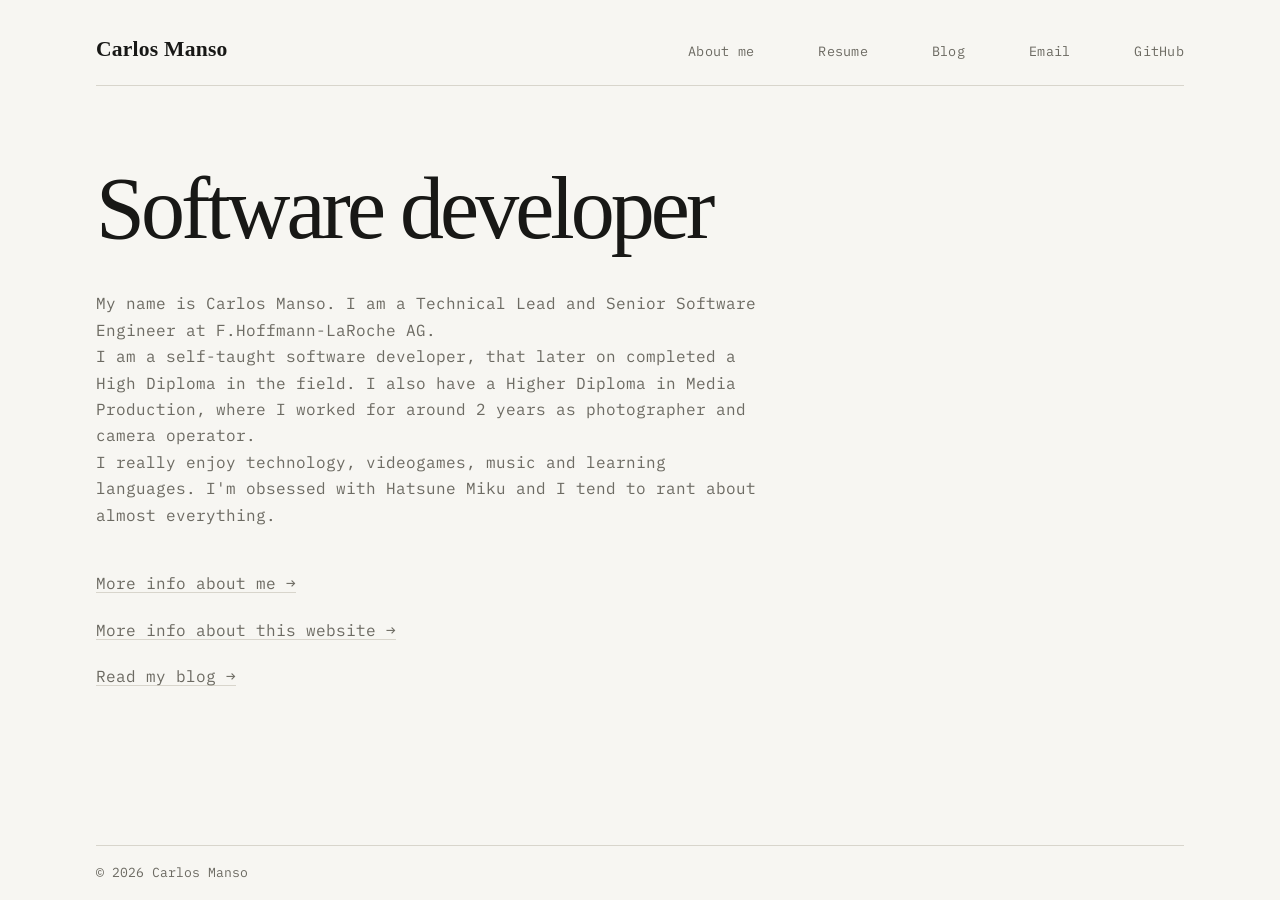
<file: index.html>
<!doctype html>
<html lang="en">
  <head>
    <meta charset="utf-8" />
    <meta name="viewport" content="width=device-width, initial-scale=1" />
    <meta name="description" content="I complain a lot." />
    <title>Carlos Manso</title>
    <link rel="stylesheet" href="/assets/css/main.css" />
  </head>

  <body class="pw-home">
    <header class="pw-header pw-shell">
      <a class="pw-name" href="/">Carlos Manso</a>
      <nav class="pw-nav">
        <ul>
          <li><a href="/about/">About me</a></li>
          <li><a href="/resume/">Resume</a></li>
          <li><a href="/blog/">Blog</a></li>
          <li><a href="mailto:carlosmgov7k@gmail.com">Email</a></li>
          <li><a href="https://github.com/CMGSK">GitHub</a></li>
        </ul>
      </nav>
    </header>

    <main id="content" class="pw-shell">
      <section class="cm-intro">
        <div>
          <h1 id="cm-intro-title">Software developer</h1>
        </div>
        <div class="cm-intro-copy">
          <p>
            My name is Carlos Manso. I am a Technical Lead and Senior Software Engineer at
            F.Hoffmann-LaRoche AG.
            <br />
            I am a self-taught software developer, that later on completed a High Diploma in the
            field. I also have a Higher Diploma in Media Production, where I worked for around 2
            years as photographer and camera operator.
            <br />
            I really enjoy technology, videogames, music and learning languages. I'm obsessed with
            Hatsune Miku and I tend to rant about almost everything.
          </p>
          <br />
          <div class="cm-intro-links">
            <a href="/about/">More info about me →</a>
            <a href="/blog/why-html/">More info about this website →</a>
            <a href="/blog/">Read my blog →</a>
          </div>
        </div>
      </section>
    </main>

    <footer class="pw-footer pw-shell">
      <p>© 2026 Carlos Manso</p>
    </footer>
  </body>
</html>
</file>
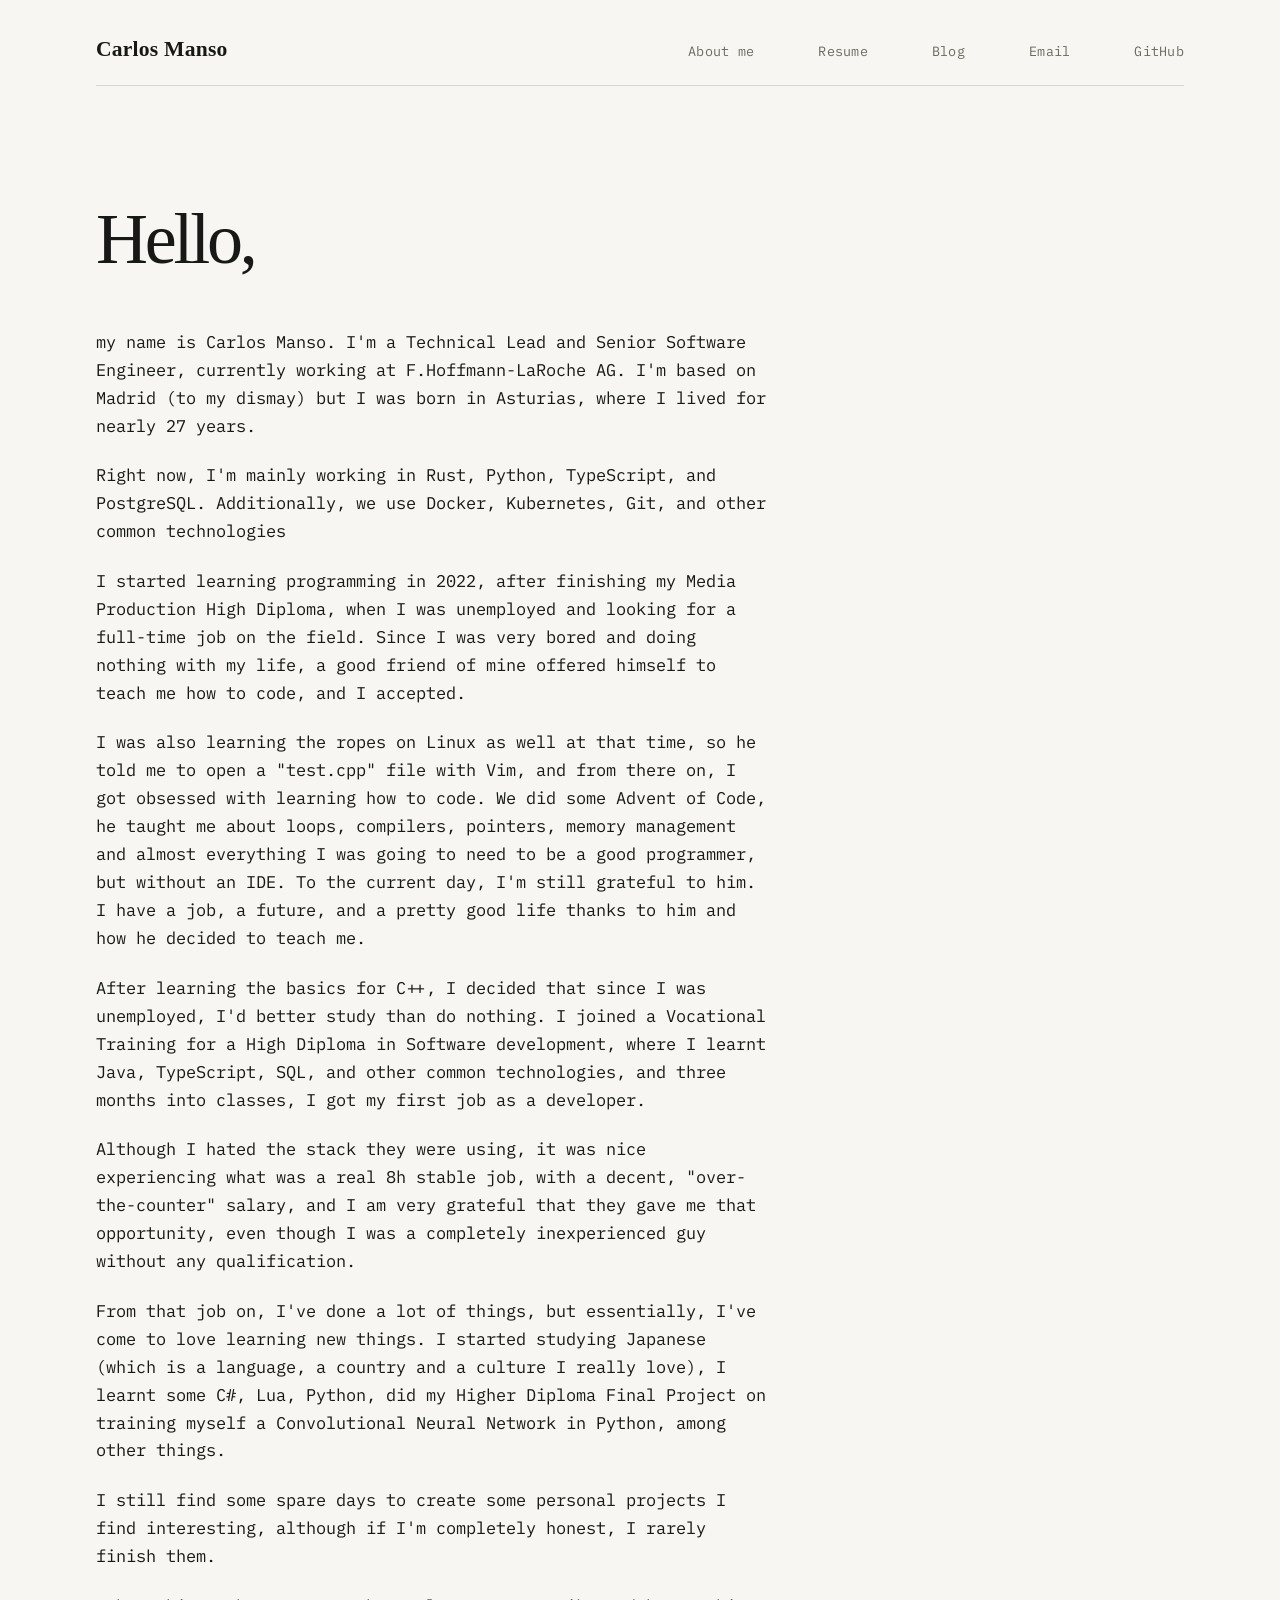
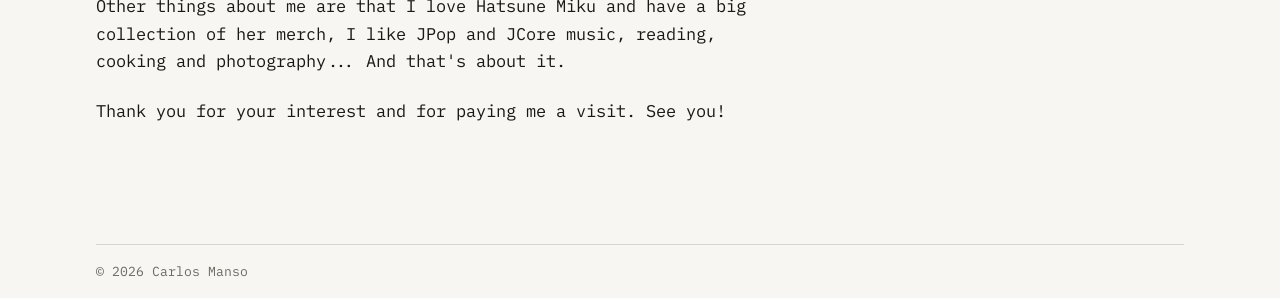
<file: about/index.html>
<!doctype html>
<html lang="en">
  <head>
    <meta charset="utf-8" />
    <meta name="viewport" content="width=device-width, initial-scale=1" />
    <meta name="description" content="i complain a lot." />
    <title>Carlos Manso</title>
    <link rel="stylesheet" href="/assets/css/main.css" />
  </head>

  <body class="pw-home">
    <header class="pw-header pw-shell">
      <a class="pw-name" href="/">Carlos Manso</a>
      <nav class="pw-nav">
        <ul>
          <li><a href="/about/">About me</a></li>
          <li><a href="/resume/">Resume</a></li>
          <li><a href="/blog/">Blog</a></li>
          <li><a href="mailto:carlosmgov7k@gmail.com">Email</a></li>
          <li><a href="https://github.com/CMGSK">GitHub</a></li>
        </ul>
      </nav>
    </header>

    <main id="content" class="pw-shell">
      <header class="cm-page-header">
        <h1>Hello,</h1>
      </header>
      <article class="cm-prose">
        <p>
          my name is Carlos Manso. I'm a Technical Lead and Senior Software Engineer, currently
          working at F.Hoffmann-LaRoche AG. I'm based on Madrid (to my dismay) but I was born in
          Asturias, where I lived for nearly 27 years.
        </p>
        <p>
          Right now, I'm mainly working in Rust, Python, TypeScript, and PostgreSQL. Additionally,
          we use Docker, Kubernetes, Git, and other common technologies
        </p>
        <p>
          I started learning programming in 2022, after finishing my Media Production High Diploma,
          when I was unemployed and looking for a full-time job on the field. Since I was very bored
          and doing nothing with my life, a good friend of mine offered himself to teach me how to
          code, and I accepted.
        </p>
        <p>
          I was also learning the ropes on Linux as well at that time, so he told me to open a
          "test.cpp" file with Vim, and from there on, I got obsessed with learning how to code. We
          did some Advent of Code, he taught me about loops, compilers, pointers, memory management
          and almost everything I was going to need to be a good programmer, but without an IDE. To
          the current day, I'm still grateful to him. I have a job, a future, and a pretty good life
          thanks to him and how he decided to teach me.
        </p>
        <p>
          After learning the basics for C++, I decided that since I was unemployed, I'd better study
          than do nothing. I joined a Vocational Training for a High Diploma in Software
          development, where I learnt Java, TypeScript, SQL, and other common technologies, and
          three months into classes, I got my first job as a developer.
        </p>
        <p>
          Although I hated the stack they were using, it was nice experiencing what was a real 8h
          stable job, with a decent, "over-the-counter" salary, and I am very grateful that they
          gave me that opportunity, even though I was a completely inexperienced guy without any
          qualification.
        </p>
        <p>
          From that job on, I've done a lot of things, but essentially, I've come to love learning
          new things. I started studying Japanese (which is a language, a country and a culture I
          really love), I learnt some C#, Lua, Python, did my Higher Diploma Final Project on
          training myself a Convolutional Neural Network in Python, among other things.
        </p>
        <p>
          I still find some spare days to create some personal projects I find interesting, although
          if I'm completely honest, I rarely finish them.
        </p>
        <p>
          Other things about me are that I love Hatsune Miku and have a big collection of her merch,
          I like JPop and JCore music, reading, cooking and photography... And that's about
          it.
        </p>
        <p>Thank you for your interest and for paying me a visit. See you!</p>
      </article>
    </main>

    <footer class="pw-footer pw-shell">
      <p>© 2026 Carlos Manso</p>
    </footer>
  </body>
</html>
</file>
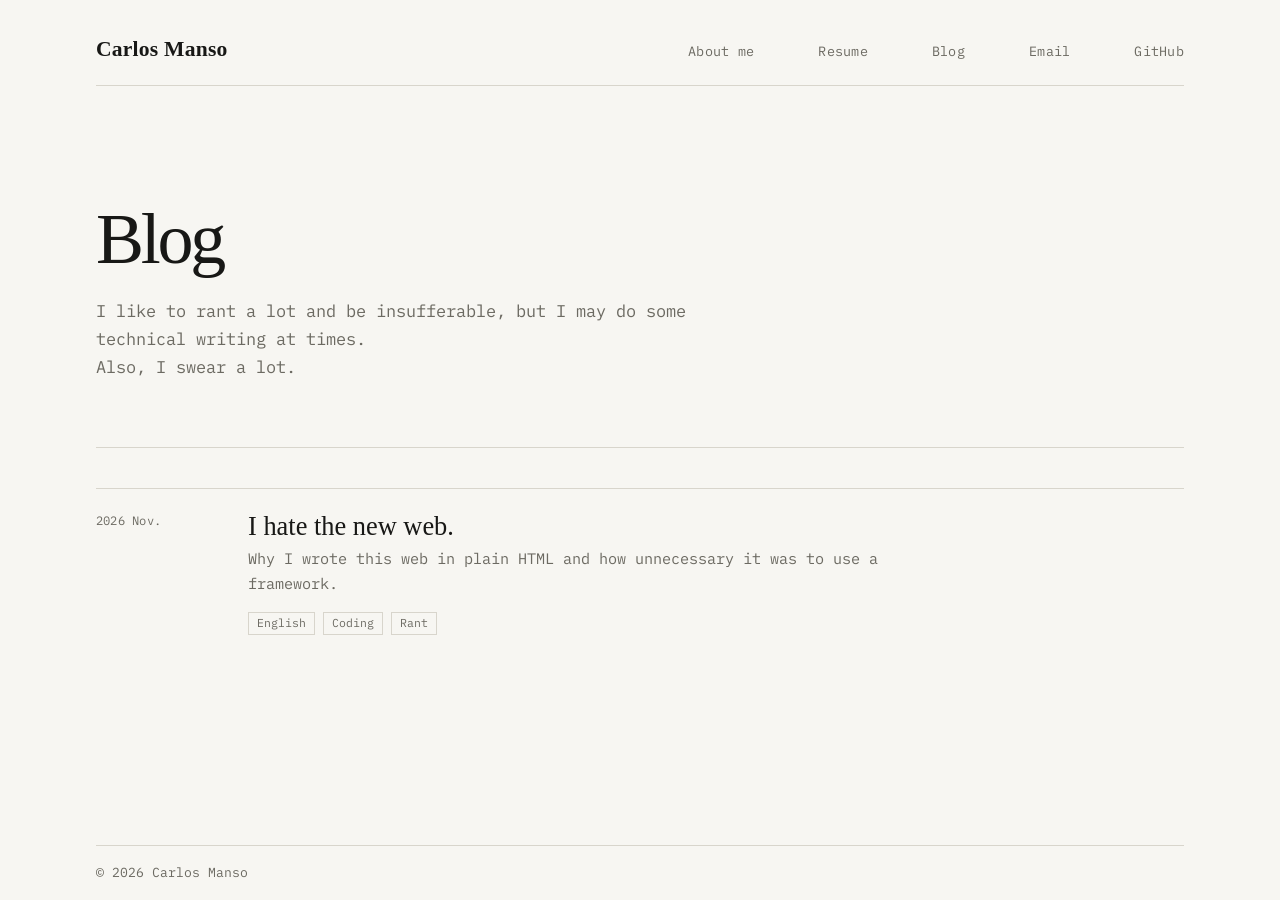
<file: blog/index.html>
<!doctype html>
<html lang="en">
  <head>
    <meta charset="utf-8" />
    <meta name="viewport" content="width=device-width, initial-scale=1" />
    <meta name="description" content="i complain a lot." />
    <title>Carlos Manso</title>
    <link rel="stylesheet" href="/assets/css/main.css" />
  </head>
  <body class="pw-home">
    <header class="pw-header pw-shell">
      <a class="pw-name" href="/">Carlos Manso</a>
      <nav class="pw-nav">
        <ul>
          <li><a href="/about/">About me</a></li>
          <li><a href="/resume/">Resume</a></li>
          <li><a href="/blog/">Blog</a></li>
          <li><a href="mailto:carlosmgov7k@gmail.com">Email</a></li>
          <li><a href="https://github.com/CMGSK">GitHub</a></li>
        </ul>
      </nav>
    </header>

    <main id="content" class="pw-shell">
      <header class="cm-page-header">
        <h1>Blog</h1>
        <p>
          I like to rant a lot and be insufferable, but I may do some technical writing at times.
          <br />
          Also, I swear a lot.
        </p>
      </header>

      <section class="cm-section" aria-label="All posts">
        <ol class="cm-post-list">
          <li>
            <time>2026 Nov.</time>
            <div>
              <h3><a href="/blog/why-html/">I hate the new web.</a></h3>
              <p>
                Why I wrote this web in plain HTML and how unnecessary it was to use a framework.
              </p>
              <ul class="cm-tag-list" aria-label="Tags">
                <li>English</li>
                <li>Coding</li>
                <li>Rant</li>
              </ul>
            </div>
          </li>
        </ol>
      </section>
    </main>

    <footer class="pw-footer pw-shell">
      <p>© 2026 Carlos Manso</p>
    </footer>
  </body>
</html>
</file>
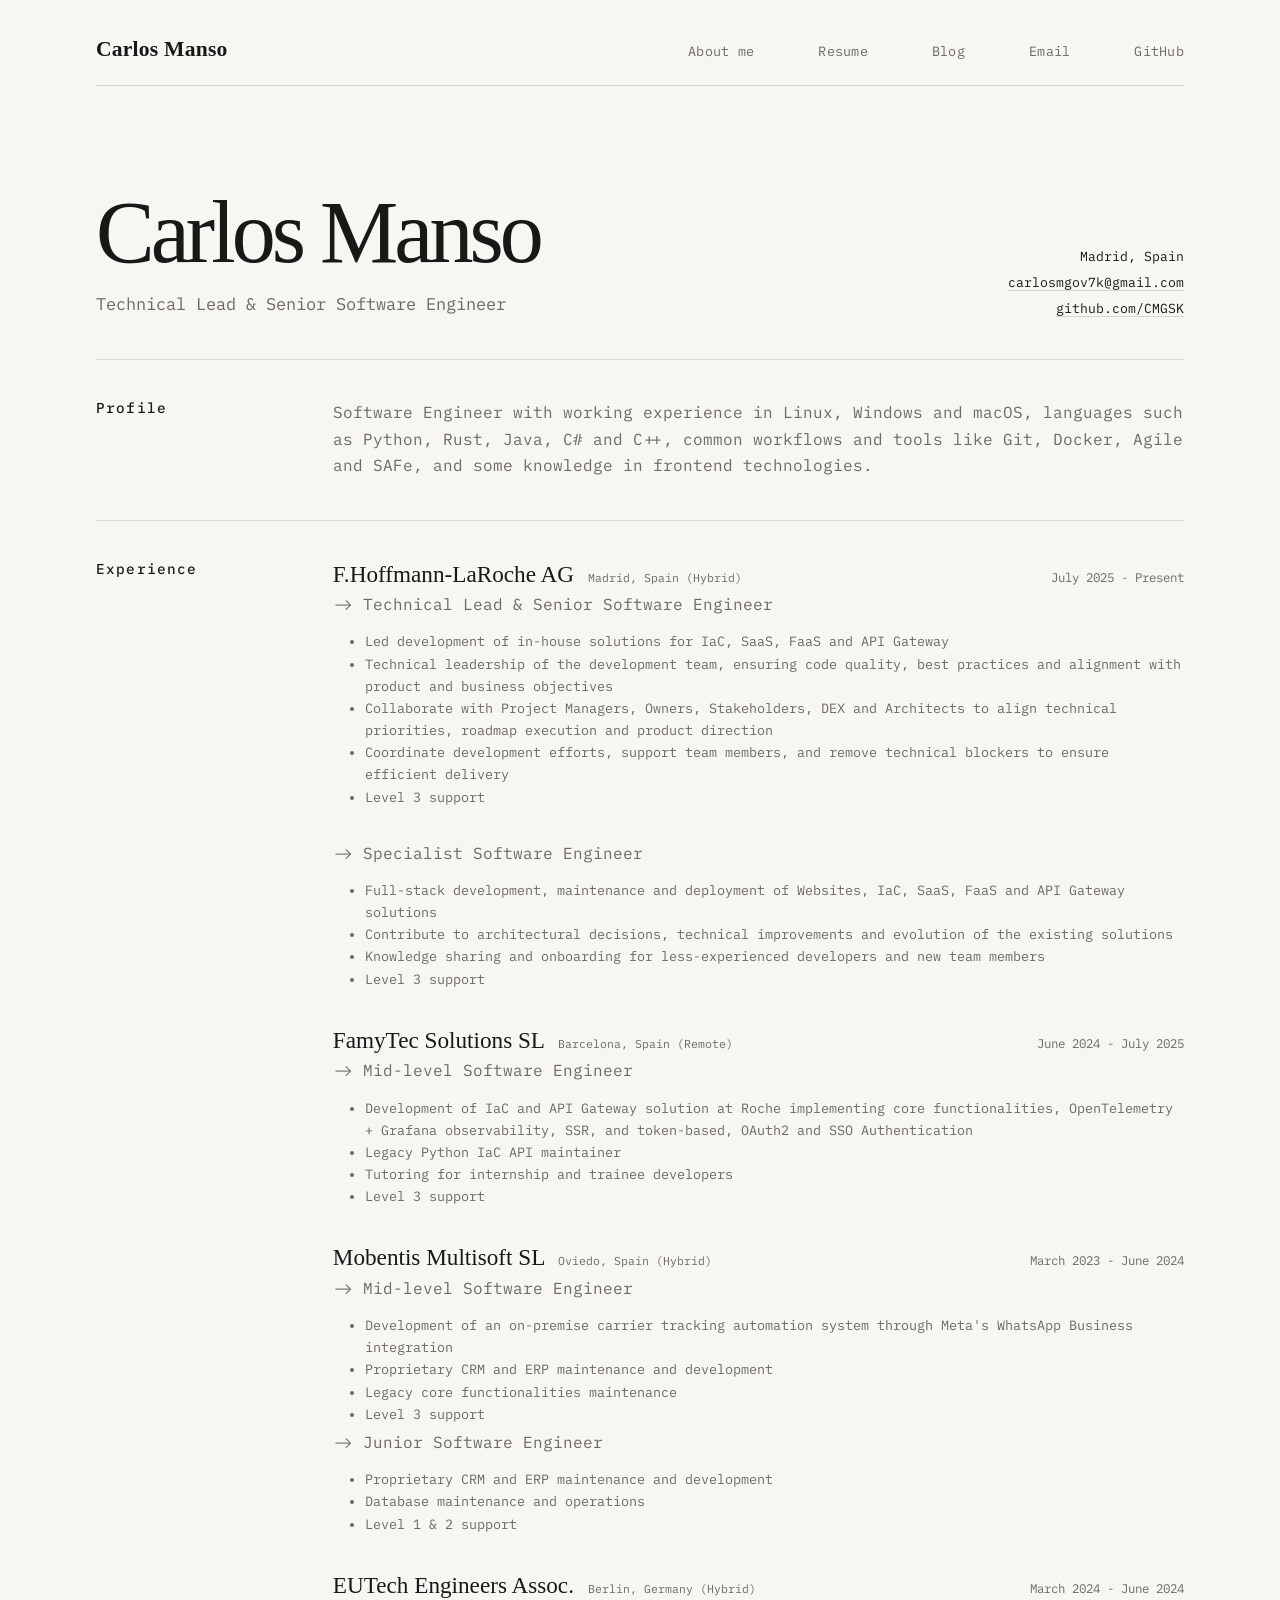
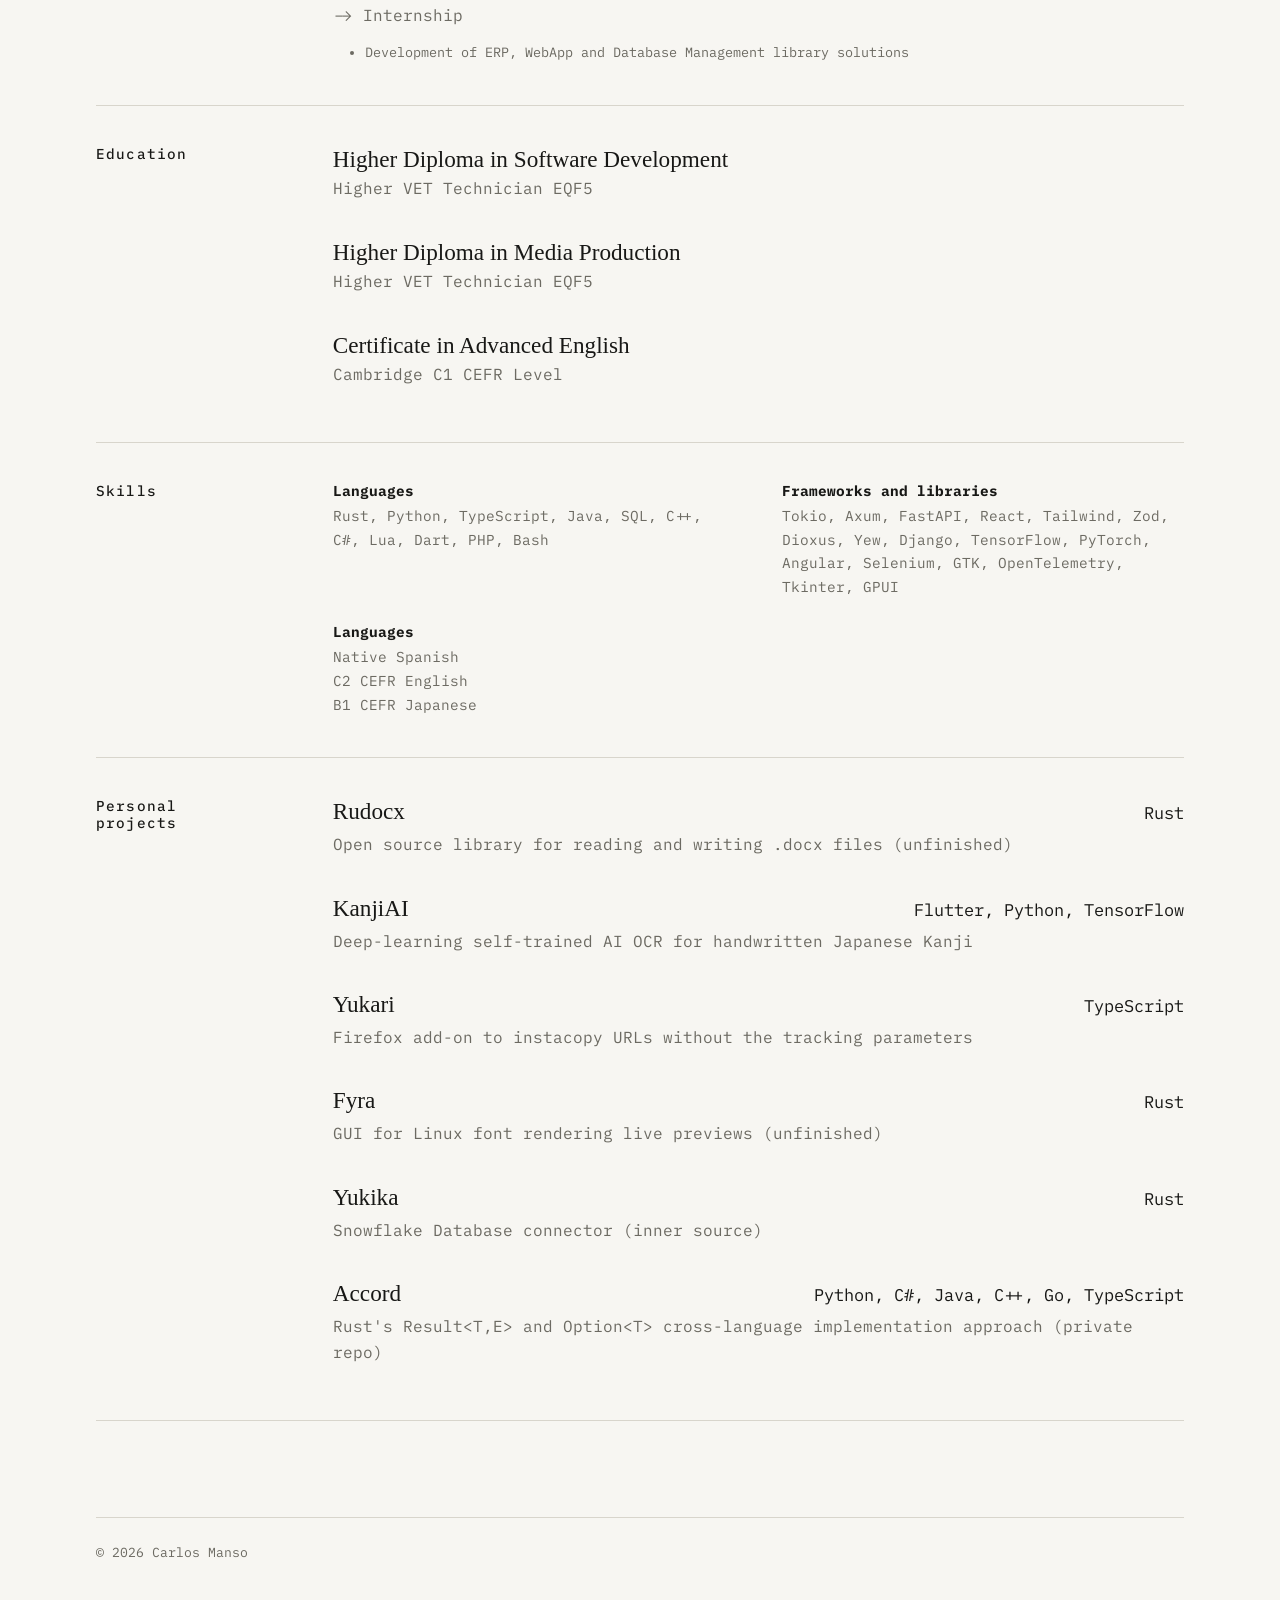
<file: resume/index.html>
<!doctype html>
<html lang="en">
  <head>
    <meta charset="utf-8" />
    <meta name="viewport" content="width=device-width, initial-scale=1" />
    <meta name="description" content="Carlos Manso's Resume" />
    <title>CMGSK: Resume</title>
    <link rel="stylesheet" href="/assets/css/main.css" />
  </head>

  <body>
    <header class="pw-header pw-shell">
      <a class="pw-name" href="/">Carlos Manso</a>
      <nav class="pw-nav">
        <ul>
          <li><a href="/about/">About me</a></li>
          <li><a href="/resume/">Resume</a></li>
          <li><a href="/blog/">Blog</a></li>
          <li><a href="mailto:carlosmgov7k@gmail.com">Email</a></li>
          <li><a href="https://github.com/CMGSK">GitHub</a></li>
        </ul>
      </nav>
    </header>

    <main id="content" class="pw-shell cm-resume">
      <header class="cm-resume-header">
        <div>
          <h1>Carlos Manso</h1>
          <p class="cm-resume-role">Technical Lead &amp; Senior Software Engineer</p>
        </div>
        <div class="cm-resume-contact">
          <p>Madrid, Spain</p>
          <a href="mailto:carlosmgov7k@gmail.com">carlosmgov7k@gmail.com</a>
          <a href="https://github.com/CMGSK">github.com/CMGSK</a>
        </div>
      </header>

      <section class="cm-resume-section">
        <h2>Profile</h2>
        <div class="cm-resume-content">
          <p class="cm-resume-profile">
            Software Engineer with working experience in Linux, Windows and macOS, languages such as
            Python, Rust, Java, C# and C++, common workflows and tools like Git, Docker, Agile and
            SAFe, and some knowledge in frontend technologies.
          </p>
        </div>
      </section>

      <section class="cm-resume-section">
        <h2>Experience</h2>
        <div class="cm-resume-content">
          <article class="cm-resume-entry">
            <header class="cm-resume-entry-header">
              <h3>
                F.Hoffmann-LaRoche AG
                <span class="cm-resume-location">Madrid, Spain (Hybrid)</span>
              </h3>
              <p>July 2025 - Present</p>
            </header>
            <p class="cm-resume-detail">-> Technical Lead &amp; Senior Software Engineer</p>
            <ul>
              <li>Led development of in-house solutions for IaC, SaaS, FaaS and API Gateway</li>
              <li>
                Technical leadership of the development team, ensuring code quality, best practices
                and alignment with product and business objectives
              </li>
              <li>
                Collaborate with Project Managers, Owners, Stakeholders, DEX and Architects to align
                technical priorities, roadmap execution and product direction
              </li>
              <li>
                Coordinate development efforts, support team members, and remove technical blockers
                to ensure efficient delivery
              </li>
              <li>Level 3 support</li>
            </ul>
            <br />
            <p class="cm-resume-detail">-> Specialist Software Engineer</p>
            <ul>
              <li>
                Full-stack development, maintenance and deployment of Websites, IaC, SaaS, FaaS and
                API Gateway solutions
              </li>
              <li>
                Contribute to architectural decisions, technical improvements and evolution of the
                existing solutions
              </li>
              <li>
                Knowledge sharing and onboarding for less-experienced developers and new team
                members
              </li>
              <li>Level 3 support</li>
            </ul>
          </article>

          <article class="cm-resume-entry">
            <header class="cm-resume-entry-header">
              <h3>
                FamyTec Solutions SL
                <span class="cm-resume-location">Barcelona, Spain (Remote)</span>
              </h3>
              <p>June 2024 - July 2025</p>
            </header>
            <p class="cm-resume-detail">-> Mid-level Software Engineer</p>
            <ul>
              <li>
                Development of IaC and API Gateway solution at Roche implementing core
                functionalities, OpenTelemetry + Grafana observability, SSR, and token-based, OAuth2
                and SSO Authentication
              </li>
              <li>Legacy Python IaC API maintainer</li>
              <li>Tutoring for internship and trainee developers</li>
              <li>Level 3 support</li>
            </ul>
          </article>

          <article class="cm-resume-entry">
            <header class="cm-resume-entry-header">
              <h3>
                Mobentis Multisoft SL
                <span class="cm-resume-location">Oviedo, Spain (Hybrid)</span>
              </h3>
              <p>March 2023 - June 2024</p>
            </header>
            <p class="cm-resume-detail">-> Mid-level Software Engineer</p>
            <ul>
              <li>
                Development of an on-premise carrier tracking automation system through Meta's
                WhatsApp Business integration
              </li>
              <li>Proprietary CRM and ERP maintenance and development</li>
              <li>Legacy core functionalities maintenance</li>
              <li>Level 3 support</li>
            </ul>
            <p class="cm-resume-detail">-> Junior Software Engineer</p>
            <ul>
              <li>Proprietary CRM and ERP maintenance and development</li>
              <li>Database maintenance and operations</li>
              <li>Level 1 &amp; 2 support</li>
            </ul>
          </article>

          <article class="cm-resume-entry">
            <header class="cm-resume-entry-header">
              <h3>
                EUTech Engineers Assoc.
                <span class="cm-resume-location">Berlin, Germany (Hybrid)</span>
              </h3>
              <p>March 2024 - June 2024</p>
            </header>
            <p class="cm-resume-detail">-> Internship</p>
            <ul>
              <li>Development of ERP, WebApp and Database Management library solutions</li>
            </ul>
          </article>
        </div>
      </section>

      <section class="cm-resume-section">
        <h2>Education</h2>
        <div class="cm-resume-content">
          <article class="cm-resume-entry">
            <header class="cm-resume-entry-header">
              <h3>Higher Diploma in Software Development</h3>
            </header>
            <p class="cm-resume-detail">Higher VET Technician EQF5</p>
          </article>

          <article class="cm-resume-entry">
            <header class="cm-resume-entry-header">
              <h3>Higher Diploma in Media Production</h3>
            </header>
            <p class="cm-resume-detail">Higher VET Technician EQF5</p>
          </article>

          <article class="cm-resume-entry">
            <header class="cm-resume-entry-header">
              <h3>Certificate in Advanced English</h3>
            </header>
            <p class="cm-resume-detail">Cambridge C1 CEFR Level</p>
          </article>
        </div>
      </section>

      <section class="cm-resume-section">
        <h2>Skills</h2>
        <div class="cm-resume-skills">
          <div>
            <h3>Languages</h3>
            <p>Rust, Python, TypeScript, Java, SQL, C++, C#, Lua, Dart, PHP, Bash</p>
          </div>
          <div>
            <h3>Frameworks and libraries</h3>
            <p>
              Tokio, Axum, FastAPI, React, Tailwind, Zod, Dioxus, Yew, Django, TensorFlow, PyTorch,
              Angular, Selenium, GTK, OpenTelemetry, Tkinter, GPUI
            </p>
          </div>
          <div>
            <h3>Languages</h3>
            <p>Native Spanish</p>
            <p>C2 CEFR English</p>
            <p>B1 CEFR Japanese</p>
          </div>
        </div>
      </section>

      <section class="cm-resume-section">
        <h2>Personal projects</h2>
        <div class="cm-resume-content">
          <article class="cm-resume-entry">
            <header class="cm-resume-entry-header">
              <h3>Rudocx</h3>
              Rust
            </header>
            <p class="cm-resume-detail">
              Open source library for reading and writing .docx files (unfinished)
            </p>
          </article>
          <article class="cm-resume-entry">
            <header class="cm-resume-entry-header">
              <h3>KanjiAI</h3>
              Flutter, Python, TensorFlow
            </header>
            <p class="cm-resume-detail">
              Deep-learning self-trained AI OCR for handwritten Japanese Kanji
            </p>
          </article>
          <article class="cm-resume-entry">
            <header class="cm-resume-entry-header">
              <h3>Yukari</h3>
              TypeScript
            </header>
            <p class="cm-resume-detail">
              Firefox add-on to instacopy URLs without the tracking parameters
            </p>
          </article>
          <article class="cm-resume-entry">
            <header class="cm-resume-entry-header">
              <h3>Fyra</h3>
              Rust
            </header>
            <p class="cm-resume-detail">GUI for Linux font rendering live previews (unfinished)</p>
          </article>
          <article class="cm-resume-entry">
            <header class="cm-resume-entry-header">
              <h3>Yukika</h3>
              Rust
            </header>
            <p class="cm-resume-detail">Snowflake Database connector (inner source)</p>
          </article>
          <article class="cm-resume-entry">
            <header class="cm-resume-entry-header">
              <h3>Accord</h3>
              Python, C#, Java, C++, Go, TypeScript
            </header>
            <p class="cm-resume-detail">
              Rust's Result&lt;T,E&gt; and Option&lt;T&gt; cross-language implementation approach
              (private repo)
            </p>
          </article>
        </div>
      </section>
    </main>

    <footer class="pw-footer pw-shell">
      <p>© 2026 Carlos Manso</p>
    </footer>
  </body>
</html>
</file>
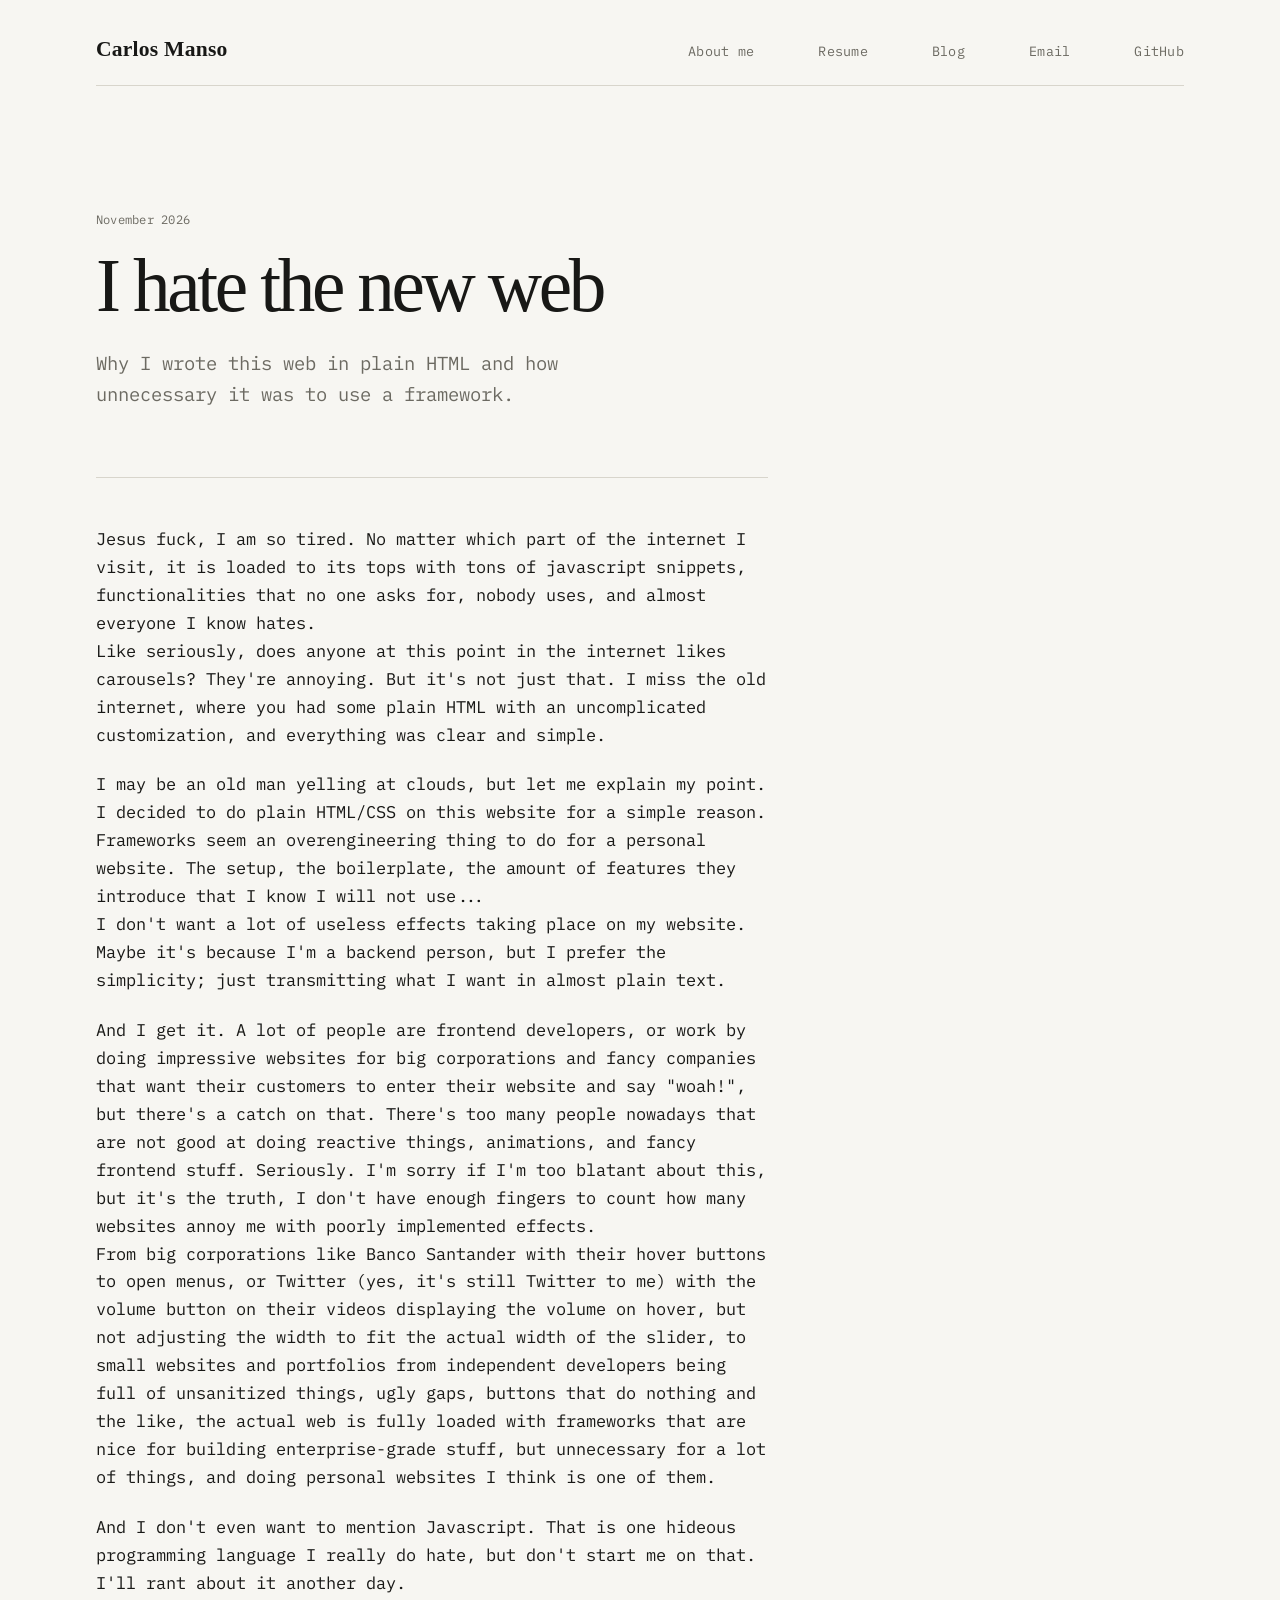
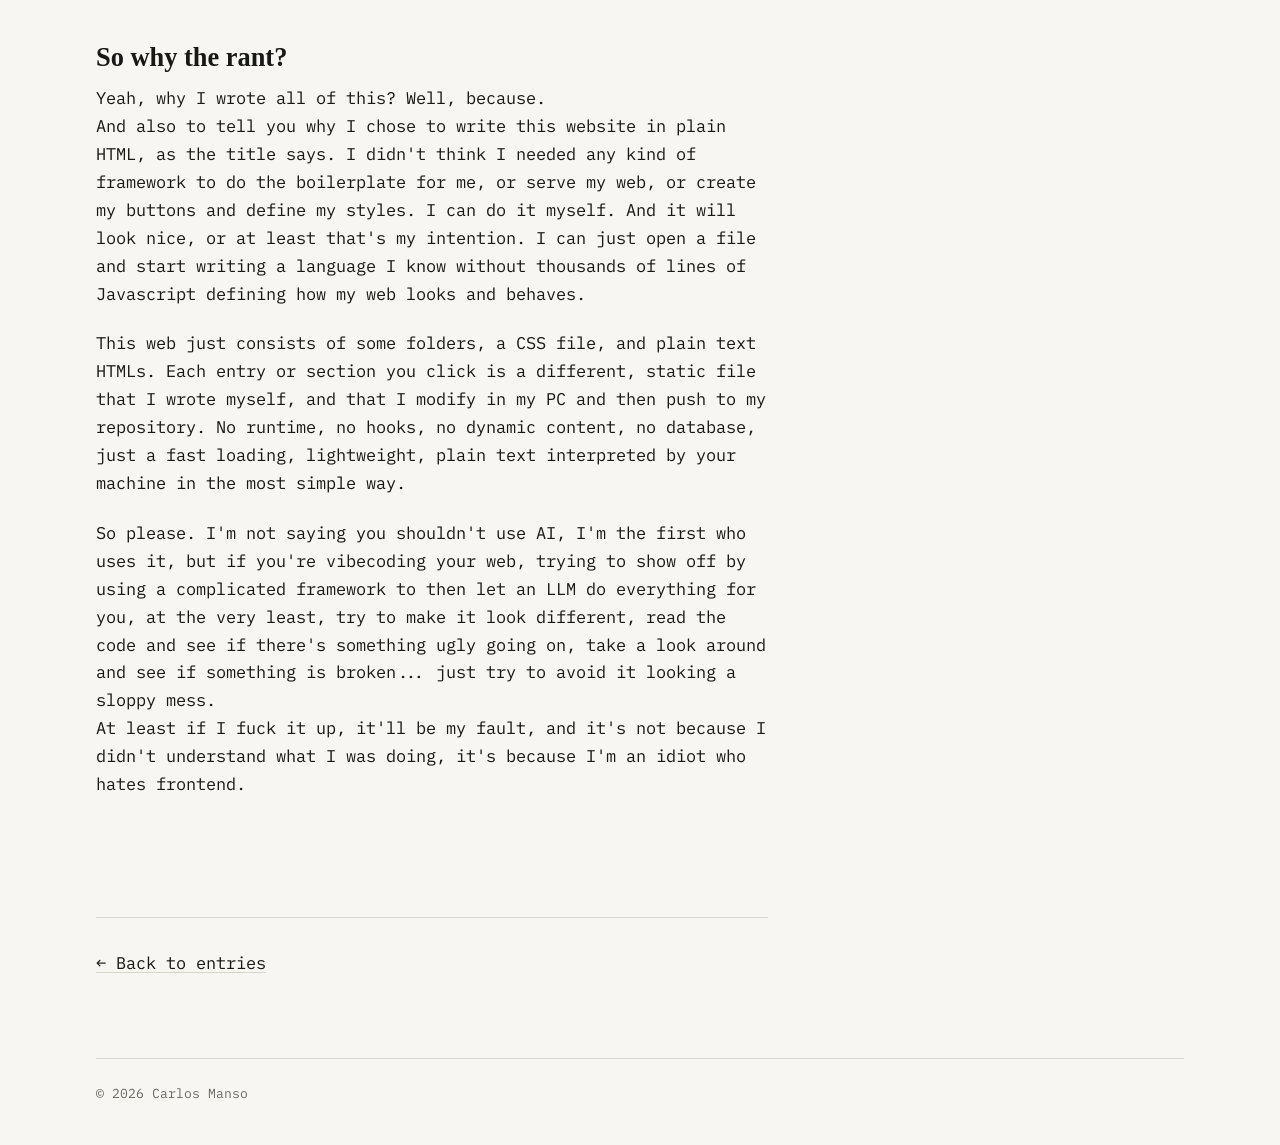
<file: blog/why-html/index.html>
<!doctype html>
<html lang="en">
  <head>
    <meta charset="utf-8" />
    <meta name="viewport" content="width=device-width, initial-scale=1" />
    <title>CMGSK: I hate the new web</title>
    <link rel="stylesheet" href="/assets/css/main.css" />
  </head>
  <body>
    <header class="pw-header pw-shell">
      <a class="pw-name" href="/">Carlos Manso</a>
      <nav class="pw-nav">
        <ul>
          <li><a href="/about/">About me</a></li>
          <li><a href="/resume/">Resume</a></li>
          <li><a href="/blog/">Blog</a></li>
          <li><a href="mailto:carlosmgov7k@gmail.com">Email</a></li>
          <li><a href="https://github.com/CMGSK">GitHub</a></li>
        </ul>
      </nav>
    </header>

    <main id="content" class="pw-shell">
      <article>
        <header class="cm-post-header">
          <p class="cm-post-meta">
            <time>November 2026</time>
          </p>
          <h1>I hate the new web</h1>
          <p class="cm-post-deck">
            Why I wrote this web in plain HTML and how unnecessary it was to use a framework.
          </p>
        </header>

        <div class="cm-prose cm-post-body">
          <p>
            Jesus fuck, I am so tired. No matter which part of the internet I visit, it is loaded to
            its tops with tons of javascript snippets, functionalities that no one asks for, nobody
            uses, and almost everyone I know hates.<br />
            Like seriously, does anyone at this point in the internet likes carousels? They're
            annoying. But it's not just that. I miss the old internet, where you had some plain HTML
            with an uncomplicated customization, and everything was clear and simple.
          </p>

          <p>
            I may be an old man yelling at clouds, but let me explain my point. I decided to do
            plain HTML/CSS on this website for a simple reason. Frameworks seem an overengineering
            thing to do for a personal website. The setup, the boilerplate, the amount of features
            they introduce that I know I will not use... <br />
            I don't want a lot of useless effects taking place on my website. Maybe it's because I'm
            a backend person, but I prefer the simplicity; just transmitting what I want in almost
            plain text.
          </p>

          <p>
            And I get it. A lot of people are frontend developers, or work by doing impressive
            websites for big corporations and fancy companies that want their customers to enter
            their website and say "woah!", but there's a catch on that. There's too many people
            nowadays that are not good at doing reactive things, animations, and fancy frontend
            stuff. Seriously. I'm sorry if I'm too blatant about this, but it's the truth, I don't
            have enough fingers to count how many websites annoy me with poorly implemented
            effects.<br />
            From big corporations like Banco Santander with their hover buttons to open menus, or
            Twitter (yes, it's still Twitter to me) with the volume button on their videos
            displaying the volume on hover, but not adjusting the width to fit the actual width of
            the slider, to small websites and portfolios from independent developers being full of
            unsanitized things, ugly gaps, buttons that do nothing and the like, the actual web is
            fully loaded with frameworks that are nice for building enterprise-grade stuff, but
            unnecessary for a lot of things, and doing personal websites I think is one of them.
          </p>

          <p>
            And I don't even want to mention Javascript. That is one hideous programming language I
            really do hate, but don't start me on that. I'll rant about it another day.
          </p>

          <h2>So why the rant?</h2>
          <p>
            Yeah, why I wrote all of this? Well, because.<br />
            And also to tell you why I chose to write this website in plain HTML, as the title says.
            I didn't think I needed any kind of framework to do the boilerplate for me, or serve my
            web, or create my buttons and define my styles. I can do it myself. And it will look
            nice, or at least that's my intention. I can just open a file and start writing a
            language I know without thousands of lines of Javascript defining how my web looks and
            behaves.
          </p>

          <p>
            This web just consists of some folders, a CSS file, and plain text HTMLs. Each entry or
            section you click is a different, static file that I wrote myself, and that I modify in
            my PC and then push to my repository. No runtime, no hooks, no dynamic content, no
            database, just a fast loading, lightweight, plain text interpreted by your machine in
            the most simple way.
          </p>

          <p>
            So please. I'm not saying you shouldn't use AI, I'm the first who uses it, but if you're
            vibecoding your web, trying to show off by using a complicated framework to then let an
            LLM do everything for you, at the very least, try to make it look different, read the
            code and see if there's something ugly going on, take a look around and see if something
            is broken... just try to avoid it looking a sloppy mess.<br />
            At least if I fuck it up, it'll be my fault, and it's not because I didn't understand
            what I was doing, it's because I'm an idiot who hates frontend.
          </p>
        </div>
      </article>

      <nav class="cm-post-footer" aria-label="Post navigation">
        <a href="/blog/">← Back to entries</a>
      </nav>
    </main>

    <footer class="pw-footer pw-shell">
      <p>© 2026 Carlos Manso</p>
    </footer>
  </body>
</html>
</file>
<file: assets/css/main.css>
@font-face {
  font-family: "Lilex";
  src: url("/assets/fonts/lilex/Lilex-Variable.woff2") format("woff2");
  font-style: normal;
  font-weight: 100 900;
  font-display: swap;
}

@font-face {
  font-family: "Lilex";
  src: url("/assets/fonts/lilex/Lilex-VariableItalic.woff2") format("woff2");
  font-style: italic;
  font-weight: 100 900;
  font-display: swap;
}

:root {
  color-scheme: light dark;
  --paper: #f7f6f2;
  --ink: #181816;
  --muted: #6c6a62;
  --line: #d8d5cc;
  --accent: #8b2e21;
  --hover: #4a4945;
  --measure: 68rem;
  --reading-measure: 42rem;
  --font-mono: "Lilex", "Andale Mono", "Lucida Console", monospace;
}

* {
  box-sizing: border-box;
}

html {
  font-size: 100%;
  scroll-behavior: smooth;
}

body {
  margin: 0;
  background: var(--paper);
  color: var(--ink);
  font-family: var(--font-mono);
  font-size: 1.06rem;
  line-height: 1.65;
  text-rendering: optimizeLegibility;
}

.pw-home {
  display: flex;
  flex-direction: column;
  min-height: 100svh;
}

::selection {
  background: var(--ink);
  color: var(--paper);
}

a {
  color: inherit;
  text-decoration-color: var(--line);
  text-decoration-thickness: 1px;
  text-underline-offset: 0.2em;
}

a:hover,
a:focus-visible {
  color: var(--hover);
  text-decoration-color: currentColor;
}

:focus-visible {
  outline: 2px solid var(--accent);
  outline-offset: 4px;
}

img {
  display: block;
  max-width: 100%;
  height: auto;
}

.pw-shell {
  width: min(calc(100% - 2.5rem), var(--measure));
  margin-inline: auto;
}

.pw-header {
  display: flex;
  align-items: baseline;
  justify-content: space-between;
  gap: 4rem;
  padding-block: 2rem 1.1rem;
  border-bottom: 1px solid var(--line);
}

.pw-name {
  font-family: "Times New Roman", Times, serif;
  font-size: 1.35rem;
  font-weight: 700;
  letter-spacing: 0.01em;
  text-decoration: none;
}

.pw-nav ul {
  display: flex;
  gap: clamp(1.5rem, 5vw, 5rem);
  margin: 0;
  padding: 0;
  list-style: none;
}

.pw-nav a {
  color: var(--muted);
  font-family: var(--font-mono);
  font-size: 0.84rem;
  letter-spacing: 0.02em;
  text-decoration: none;
}

.pw-nav a:hover,
.pw-nav a:focus-visible,
.pw-nav [aria-current="page"] {
  color: var(--hover);
}

main {
  min-height: 65vh;
}

.pw-home main {
  flex: 1 0 auto;
  min-height: 0;
}

.cm-intro {
  display: grid;
  grid-template-columns: 1fr;
  gap: 2rem;
  padding-block: clamp(0.75rem, 3vh, 2.5rem);
}

.pw-home .cm-intro {
  padding-block: clamp(2.5rem, 8vh, 5rem) clamp(0.75rem, 2vh, 1.5rem);
}

.cm-intro h1 {
  max-width: none;
  font-size: clamp(2.25rem, 7vw, 5.5rem);
  white-space: nowrap;
}

.cm-eyebrow {
  margin: 0 0 0.8rem;
  color: var(--muted);
  font-family: var(--font-mono);
  font-size: 0.72rem;
  letter-spacing: 0.1em;
  text-transform: uppercase;
}

h1,
h2,
h3 {
  font-family: "Times New Roman", Times, serif;
  line-height: 1.15;
  text-wrap: balance;
}

h1 {
  max-width: 14ch;
  margin: 0;
  font-size: clamp(2.75rem, 7vw, 5.75rem);
  font-weight: 400;
  letter-spacing: -0.045em;
}

.cm-intro-copy {
  align-self: end;
  max-width: var(--reading-measure);
  color: var(--muted);
  font-size: 1rem;
}

.cm-intro-copy p {
  margin: 0 0 1rem;
}

.cm-intro-links {
  display: grid;
  justify-items: start;
  gap: 1.25rem;
}

.cm-section {
  padding-block: 2.5rem 5rem;
  border-top: 1px solid var(--line);
}

.cm-section-heading {
  display: flex;
  align-items: baseline;
  justify-content: space-between;
  gap: 1rem;
  margin-bottom: 2rem;
}

.cm-section-heading h2 {
  margin: 0;
  font-size: 1rem;
  letter-spacing: 0.08em;
  text-transform: uppercase;
}

.cm-section-heading a {
  color: var(--muted);
  font-size: 0.9rem;
}

.cm-post-list {
  margin: 0;
  padding: 0;
  list-style: none;
}

.cm-post-list > li {
  display: grid;
  grid-template-columns: 8rem 1fr;
  gap: 1.5rem;
  padding-block: 1.4rem;
  border-top: 1px solid var(--line);
}

.cm-post-list time,
.cm-post-meta {
  color: var(--muted);
  font-family: var(--font-mono);
  font-size: 0.76rem;
  letter-spacing: 0.02em;
}

.cm-post-list h3 {
  width: max-content;
  max-width: 100%;
  margin: 0;
  font-size: clamp(1.25rem, 3vw, 1.65rem);
  font-weight: 400;
  white-space: nowrap;
}

.cm-post-list h3 a {
  white-space: nowrap;
  text-decoration: none;
}

.cm-post-list p {
  max-width: 45rem;
  margin: 0.35rem 0 0;
  color: var(--muted);
  font-size: 0.95rem;
}

.cm-tag-list {
  display: flex;
  flex-wrap: wrap;
  gap: 0.5rem;
  margin: 0.9rem 0 0;
  padding: 0;
  list-style: none;
}

.cm-tag-list li {
  padding: 0.15rem 0.5rem;
  border: 1px solid var(--line);
  color: var(--muted);
  font-size: 0.72rem;
  line-height: 1.4;
}

.cm-page-header {
  max-width: var(--reading-measure);
  padding-block: clamp(4rem, 9vw, 7rem) 3rem;
}

.cm-page-header h1 {
  max-width: none;
  font-size: clamp(2.5rem, 6vw, 4.5rem);
}

.cm-page-header > p:last-child {
  max-width: 38rem;
  color: var(--muted);
}

.cm-prose {
  max-width: var(--reading-measure);
  padding-bottom: 6rem;
}

.cm-prose > * {
  margin-block: 0 1.35rem;
}

.cm-prose h2,
.cm-prose h3 {
  margin-top: 2.75rem;
  margin-bottom: 0.8rem;
}

.cm-prose h2 {
  font-size: 1.65rem;
}

.cm-prose h3 {
  font-size: 1.25rem;
}

.cm-prose blockquote {
  margin-inline: 0;
  padding-left: 1.4rem;
  border-left: 2px solid var(--accent);
  color: var(--muted);
  font-style: italic;
}

.cm-prose code {
  padding: 0.1em 0.3em;
  background: color-mix(in srgb, var(--ink) 7%, transparent);
  font-family: var(--font-mono);
  font-size: 0.86em;
}

.cm-prose pre {
  overflow-x: auto;
  padding: 1rem 1.2rem;
  border: 1px solid var(--line);
  font-size: 0.88rem;
  line-height: 1.55;
}

.cm-prose pre code {
  padding: 0;
  background: none;
}

.cm-prose hr {
  margin-block: 3rem;
  border: 0;
  border-top: 1px solid var(--line);
}

.cm-post-header {
  max-width: var(--reading-measure);
  padding-block: clamp(4rem, 9vw, 7rem) 3rem;
  border-bottom: 1px solid var(--line);
}

.cm-post-header h1 {
  max-width: none;
  margin-block: 0.75rem 1rem;
  font-size: clamp(2.5rem, 7vw, 4.7rem);
  text-wrap: wrap;
}

.cm-post-deck {
  max-width: 36rem;
  color: var(--muted);
  font-size: 1.18rem;
}

.cm-post-body {
  padding-top: 3rem;
}

.cm-post-footer {
  display: flex;
  justify-content: space-between;
  gap: 1rem;
  max-width: var(--reading-measure);
  padding-block: 2rem 5rem;
  border-top: 1px solid var(--line);
}

.cm-resume {
  padding-bottom: 6rem;
}

.cm-resume-header {
  display: grid;
  grid-template-columns: minmax(0, 1fr) auto;
  align-items: end;
  gap: 3rem;
  padding-block: clamp(3.5rem, 8vw, 6rem) 2.5rem;
  border-bottom: 1px solid var(--line);
}

.cm-resume-header h1 {
  max-width: none;
  font-size: clamp(3rem, 7vw, 5.5rem);
}

.cm-resume-role {
  margin: 0.5rem 0 0;
  color: var(--muted);
}

.cm-resume-contact {
  display: grid;
  justify-items: end;
  gap: 0.25rem;
  font-size: 0.82rem;
}

.cm-resume-contact p {
  margin: 0;
}

.cm-resume-section {
  display: grid;
  grid-template-columns: 10rem minmax(0, 1fr);
  gap: clamp(2rem, 6vw, 5rem);
  padding-block: 2.5rem;
  border-bottom: 1px solid var(--line);
}

.cm-resume-section h2 {
  margin: 0;
  font-family: var(--font-mono);
  font-size: 0.9rem;
  font-weight: 500;
  letter-spacing: 0.08em;
}

.cm-resume-content > :first-child {
  margin-top: 0;
}

.cm-resume-content > :last-child {
  margin-bottom: 0;
}

.cm-resume-entry + .cm-resume-entry {
  margin-top: 2.25rem;
}

.cm-resume-entry-header {
  display: flex;
  align-items: baseline;
  justify-content: space-between;
  gap: 2rem;
}

.cm-resume-entry h3 {
  margin: 0;
  font-size: 1.45rem;
  font-weight: 400;
  text-wrap: wrap;
}

.cm-resume-location {
  margin-left: 0.5rem;
  color: var(--muted);
  font-family: var(--font-mono);
  font-size: 0.72rem;
  white-space: nowrap;
}

.cm-resume-entry-header p,
.cm-resume-detail,
.cm-resume-profile {
  color: var(--muted);
}

.cm-resume-entry-header p {
  flex: 0 0 auto;
  margin: 0;
  font-size: 0.78rem;
}

.cm-resume-detail,
.cm-resume-profile {
  margin: 0.25rem 0 0.8rem;
  font-size: 1rem;
}

.cm-resume-entry ul {
  margin-block: 0.75rem 0;
  padding-left: 2rem;
  color: var(--muted);
  font-size: 0.84rem;
}

.cm-resume-skills {
  display: grid;
  grid-template-columns: repeat(2, minmax(0, 1fr));
  gap: 1.5rem 3rem;
}

.cm-resume-skills h3 {
  margin: 0 0 0.35rem;
  font-family: var(--font-mono);
  font-size: 0.9rem;
}

.cm-resume-skills p {
  margin: 0;
  color: var(--muted);
  font-size: 0.9rem;
}

.pw-footer {
  display: flex;
  justify-content: space-between;
  gap: 2rem;
  padding-block: 1.5rem 2.5rem;
  border-top: 1px solid var(--line);
  color: var(--muted);
  font-size: 0.82rem;
}

.pw-footer p {
  margin: 0;
}

.pw-home .pw-footer {
  flex: 0 0 auto;
  margin-top: auto;
  padding-block: 1rem;
}

.cm-skip-link {
  position: absolute;
  top: -5rem;
  left: 1rem;
  z-index: 10;
  padding: 0.5rem 0.75rem;
  background: var(--ink);
  color: var(--paper);
}

.cm-skip-link:focus {
  top: 1rem;
}

@media (max-width: 40rem) {
  .pw-header,
  .pw-footer {
    align-items: flex-start;
    flex-direction: column;
    gap: 0.8rem;
  }

  .pw-nav ul {
    gap: 2rem;
  }

  .cm-intro {
    grid-template-columns: 1fr;
    gap: 2rem;
  }

  .cm-post-list > li {
    grid-template-columns: 1fr;
    gap: 0.35rem;
  }

  .cm-post-footer {
    flex-direction: column;
  }

  .cm-resume-header,
  .cm-resume-section {
    grid-template-columns: 1fr;
    gap: 1.25rem;
  }

  .cm-resume-contact {
    justify-items: start;
  }

  .cm-resume-entry-header {
    align-items: flex-start;
    flex-direction: column;
    gap: 0.15rem;
  }

  .cm-resume-skills {
    grid-template-columns: 1fr;
  }
}

@media (prefers-reduced-motion: reduce) {
  html {
    scroll-behavior: auto;
  }
}

@media (prefers-color-scheme: dark) {
  :root {
    --paper: #171715;
    --ink: #e9e6dd;
    --muted: #aaa69b;
    --line: #3b3934;
    --accent: #d98472;
    --hover: #f3f1eb;
  }
}

@media print {
  .pw-header,
  .pw-footer,
  .cm-post-footer {
    display: none;
  }

  body {
    background: #fff;
    color: #000;
  }

  .cm-resume {
    padding-bottom: 0;
  }

  .cm-resume-header {
    padding-top: 0;
  }
}
</file>
